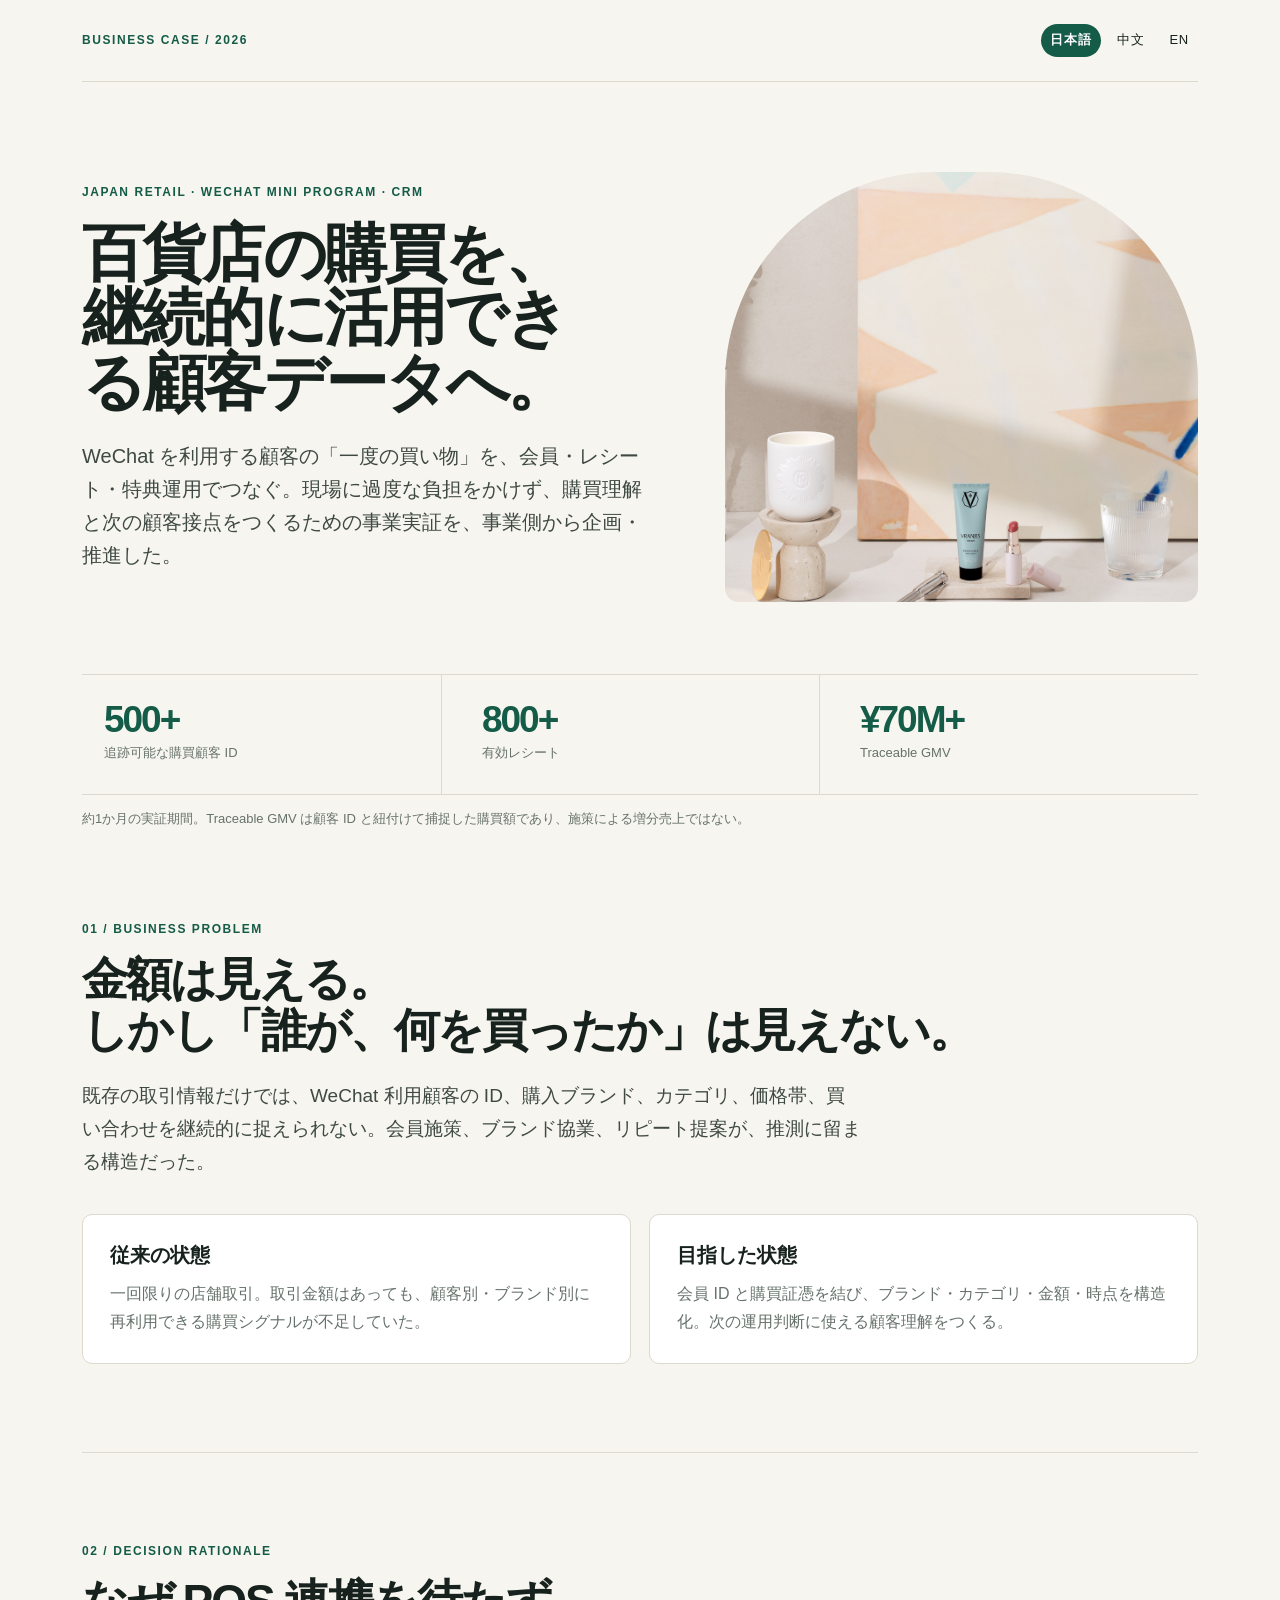
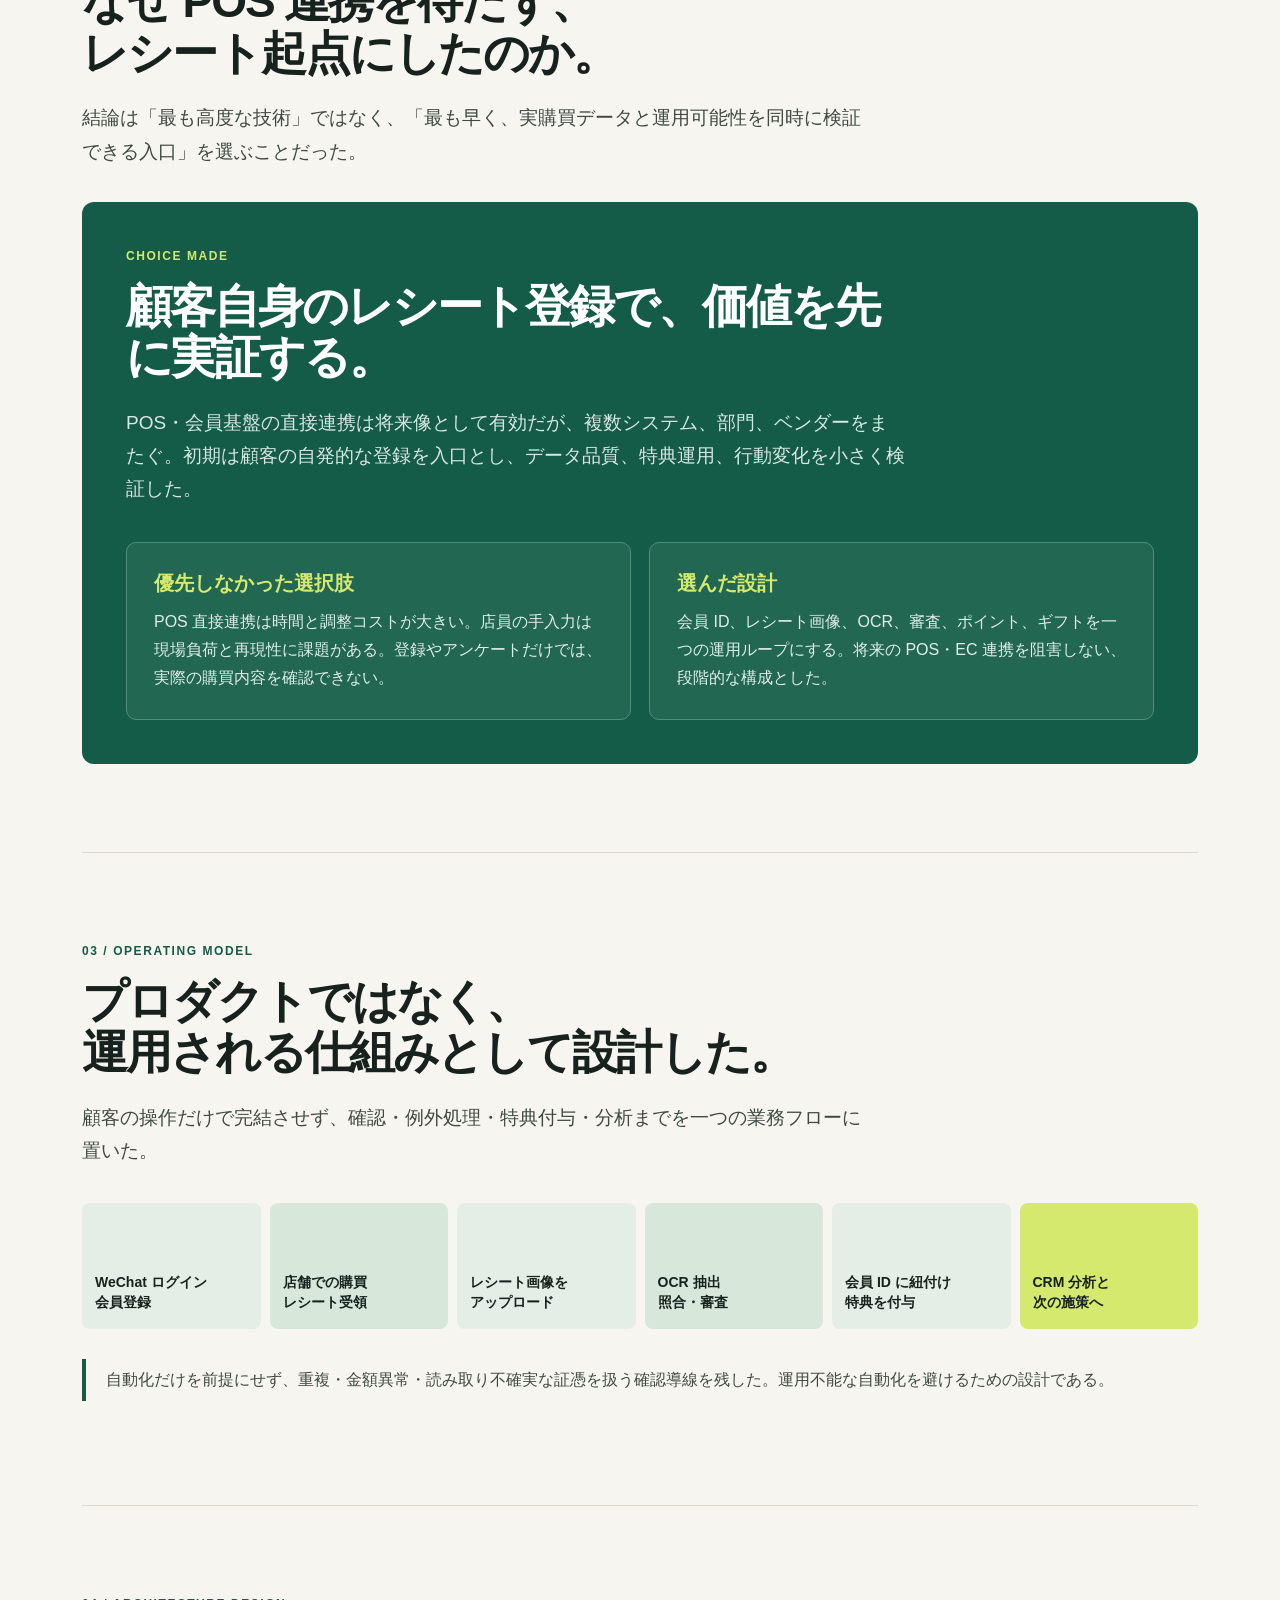
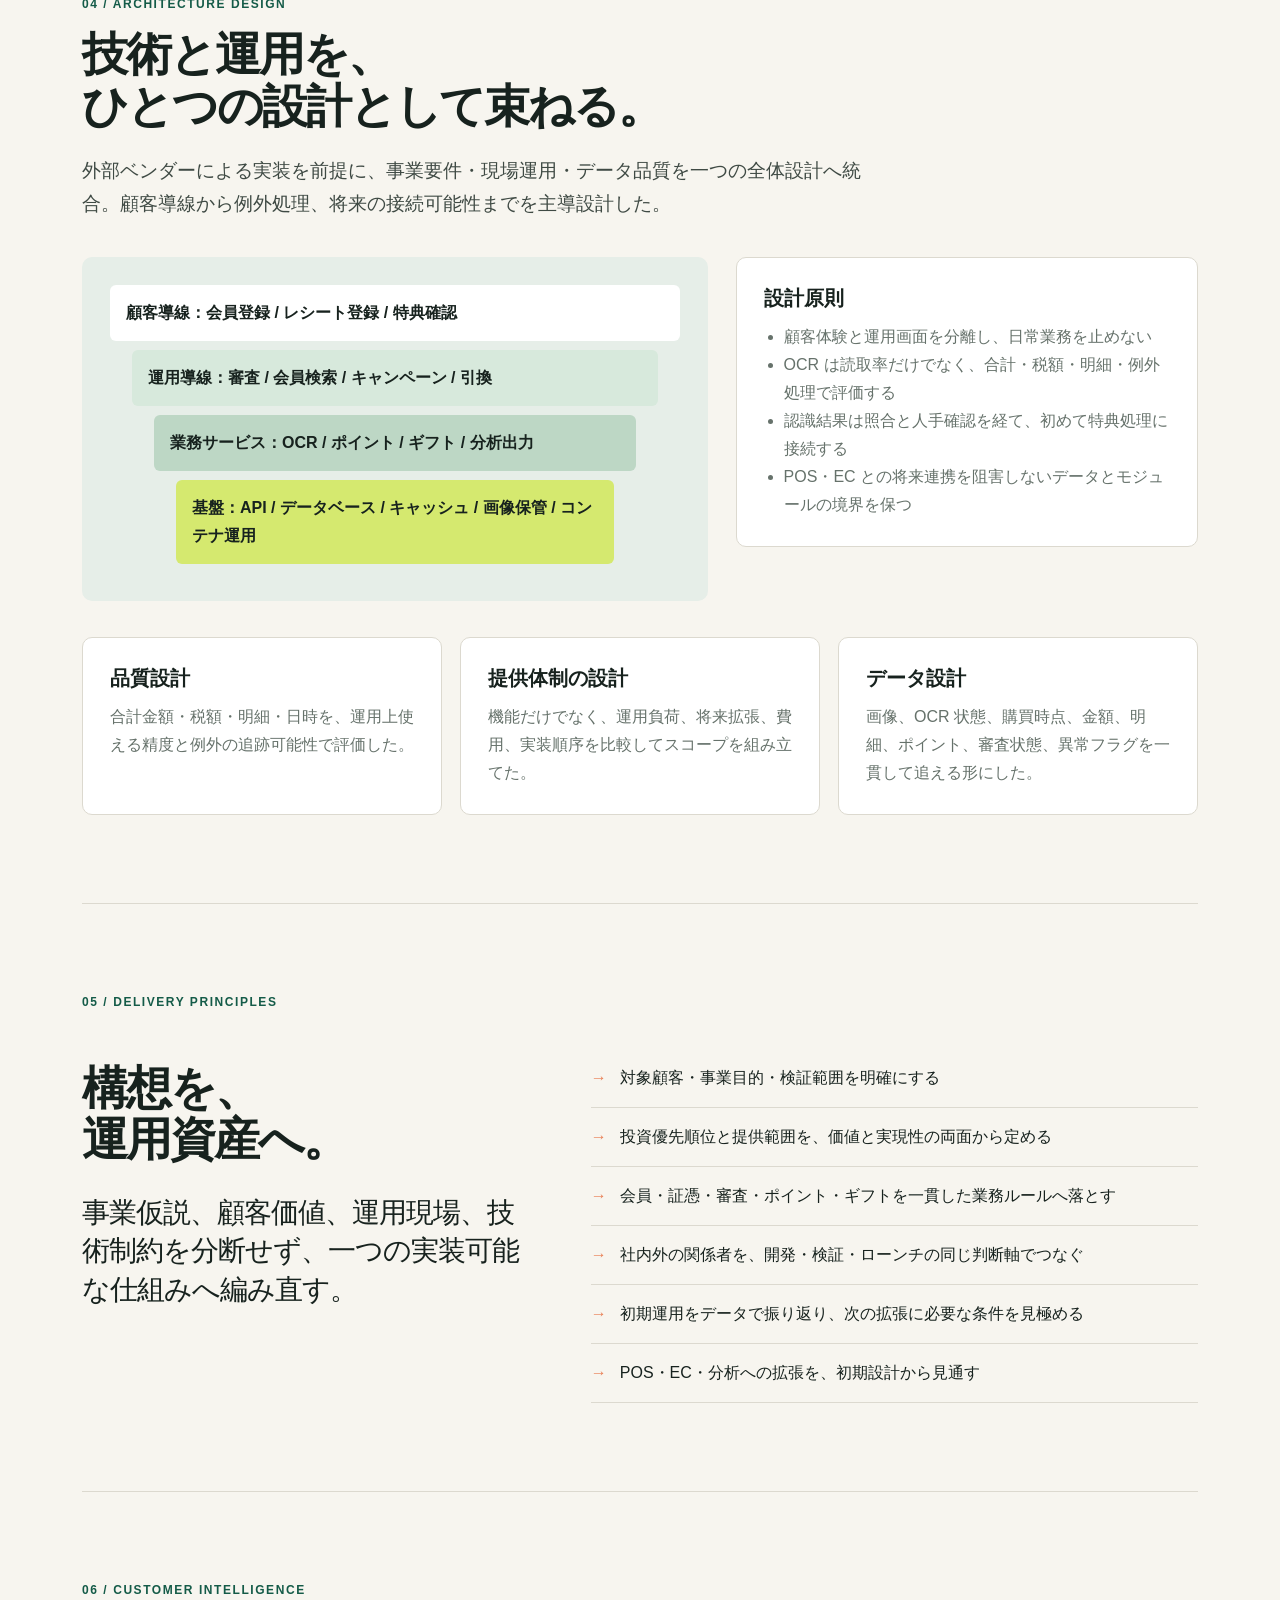
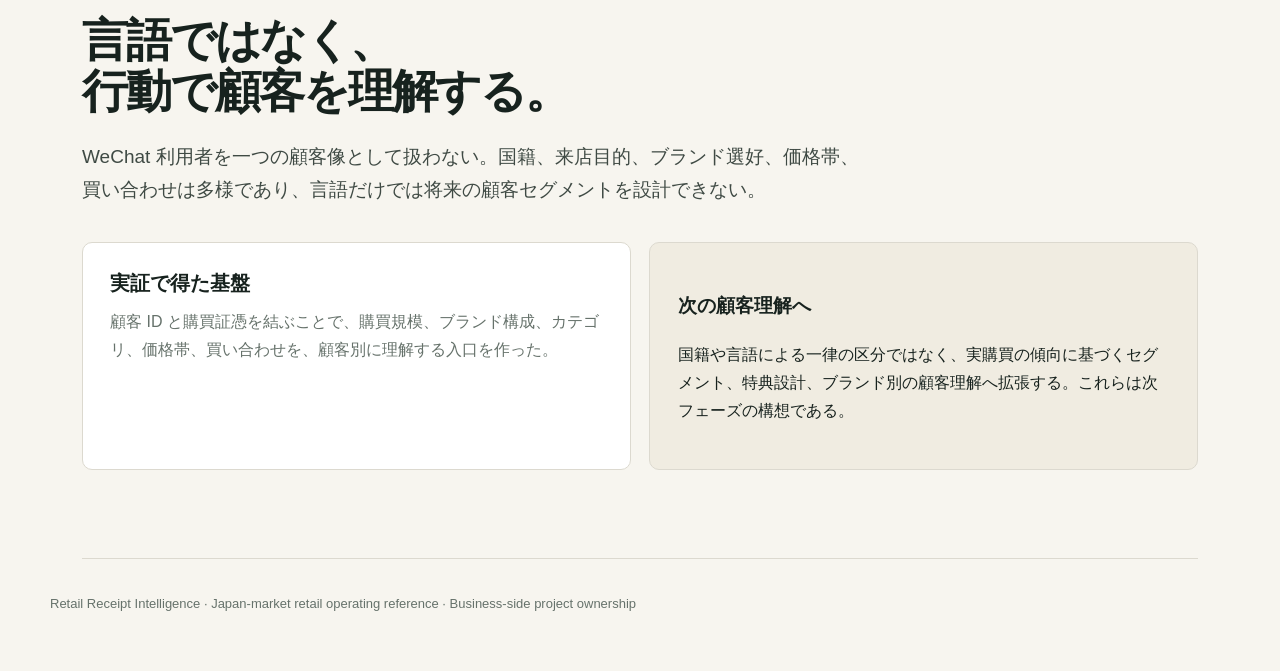
<file: index.html>
<!doctype html>
<html lang="ja">
<head><meta charset="utf-8"><meta name="viewport" content="width=device-width,initial-scale=1"><meta name="description" content="百貨店の購買を継続的に活用できる顧客データへ変える、WeChat ミニプログラムの事業ケース。"><title>Retail Receipt Intelligence | Case Study</title><style>*{box-sizing:border-box}body{margin:0;background:#f7f5ef;color:#17221e;font:16px/1.75 system-ui,sans-serif}.shell{max-width:1180px;margin:auto;padding:0 32px}.top{display:flex;justify-content:space-between;align-items:center;padding:24px 0;border-bottom:1px solid #dcd9cf}.language{display:flex;gap:7px}.language a,.language b{padding:5px 9px;text-decoration:none;border-radius:99px}.language b{background:#145b48;color:#fff}.kicker{color:#145b48;font-size:12px;font-weight:800;letter-spacing:.13em}.hero{display:grid;grid-template-columns:1.1fr .9fr;gap:64px;align-items:center;padding:90px 0 72px}.hero h1{font-size:clamp(45px,6.2vw,78px);line-height:1.03;margin:18px 0 25px}.hero p,.lead{font-size:19px;color:#3e4943}.hero-art{height:430px;border-radius:210px 210px 14px 14px;overflow:hidden}.hero-art img{width:100%;height:100%;object-fit:cover}.facts,.grid2,.grid3{display:grid;gap:18px}.facts{grid-template-columns:repeat(3,1fr);border-block:1px solid #dcd9cf}.fact{padding:26px 22px;border-right:1px solid #dcd9cf}.fact strong{display:block;font-size:37px;color:#145b48}.metric-note{color:#66726b;font-size:13px}.section{padding:88px 0;border-bottom:1px solid #dcd9cf}.section h2{font-size:clamp(31px,4vw,46px);line-height:1.12;margin:14px 0 22px}.grid2{grid-template-columns:repeat(2,1fr);margin-top:36px}.grid3{grid-template-columns:repeat(3,1fr);margin-top:36px}.card,.future{padding:27px;background:#fff;border:1px solid #dcd9cf;border-radius:10px}.dark{margin-top:34px;padding:44px;background:#145b48;color:#fff;border-radius:12px}.dark .lead,.dark .card p{color:#d7e8e0}.dark .card{background:#226752;border-color:#548c7a}.flow{display:grid;grid-template-columns:repeat(6,1fr);gap:9px;margin-top:36px}.node{min-height:126px;padding:17px 13px;border-radius:8px;background:#e5ede7;display:flex;align-items:flex-end;font-weight:700}.architecture,.role{display:grid;grid-template-columns:1.15fr .85fr;gap:28px;margin-top:36px}.diagram{padding:28px;background:#e6eee8;border-radius:10px}.layer{padding:14px 16px;margin-bottom:9px;background:#fff;border-radius:6px;font-weight:700}.role{grid-template-columns:.85fr 1.15fr}.checklist li{padding:15px 0;border-bottom:1px solid #dcd9cf}.footer{padding:34px 0 55px;color:#66726b;font-size:13px}@media(max-width:760px){.shell{padding:0 20px}.hero,.architecture,.role,.grid2,.grid3,.facts{grid-template-columns:1fr;gap:30px}.hero{padding:56px 0}.hero-art{height:310px}.fact{border-right:0;border-bottom:1px solid #dcd9cf}.flow{grid-template-columns:repeat(2,1fr)}.section{padding:62px 0}.dark{padding:28px}}</style><link rel="stylesheet" href="assets/case-study.css"></head>
<body><main class="shell">
<header class="top"><span class="kicker">Business case / 2026</span><nav class="language" aria-label="Language"><b>日本語</b><a href="zh.html">中文</a><a href="en.html">EN</a></nav></header>
<section class="hero"><div><div class="kicker">Japan retail · WeChat mini program · CRM</div><h1>百貨店の購買を、継続的に活用できる顧客データへ。</h1><p>WeChat を利用する顧客の「一度の買い物」を、会員・レシート・特典運用でつなぐ。現場に過度な負担をかけず、購買理解と次の顧客接点をつくるための事業実証を、事業側から企画・推進した。</p></div><div class="hero-art"><img src="assets/retail-campaign.jpg" alt="Retail campaign visual"></div></section>
<section class="facts"><div class="fact"><strong>500+</strong><span>追跡可能な購買顧客 ID</span></div><div class="fact"><strong>800+</strong><span>有効レシート</span></div><div class="fact"><strong>¥70M+</strong><span>Traceable GMV</span></div></section><p class="metric-note">約1か月の実証期間。Traceable GMV は顧客 ID と紐付けて捕捉した購買額であり、施策による増分売上ではない。</p>
<section class="section"><div class="kicker">01 / Business problem</div><h2>金額は見える。<br>しかし「誰が、何を買ったか」は見えない。</h2><p class="lead">既存の取引情報だけでは、WeChat 利用顧客の ID、購入ブランド、カテゴリ、価格帯、買い合わせを継続的に捉えられない。会員施策、ブランド協業、リピート提案が、推測に留まる構造だった。</p><div class="grid2"><article class="card"><h3>従来の状態</h3><p>一回限りの店舗取引。取引金額はあっても、顧客別・ブランド別に再利用できる購買シグナルが不足していた。</p></article><article class="card"><h3>目指した状態</h3><p>会員 ID と購買証憑を結び、ブランド・カテゴリ・金額・時点を構造化。次の運用判断に使える顧客理解をつくる。</p></article></div></section>
<section class="section"><div class="kicker">02 / Decision rationale</div><h2>なぜ POS 連携を待たず、<br>レシート起点にしたのか。</h2><p class="lead">結論は「最も高度な技術」ではなく、「最も早く、実購買データと運用可能性を同時に検証できる入口」を選ぶことだった。</p><div class="dark"><div class="kicker">Choice made</div><h2>顧客自身のレシート登録で、価値を先に実証する。</h2><p class="lead">POS・会員基盤の直接連携は将来像として有効だが、複数システム、部門、ベンダーをまたぐ。初期は顧客の自発的な登録を入口とし、データ品質、特典運用、行動変化を小さく検証した。</p><div class="grid2"><article class="card"><h3>優先しなかった選択肢</h3><p>POS 直接連携は時間と調整コストが大きい。店員の手入力は現場負荷と再現性に課題がある。登録やアンケートだけでは、実際の購買内容を確認できない。</p></article><article class="card"><h3>選んだ設計</h3><p>会員 ID、レシート画像、OCR、審査、ポイント、ギフトを一つの運用ループにする。将来の POS・EC 連携を阻害しない、段階的な構成とした。</p></article></div></div></section>
<section class="section"><div class="kicker">03 / Operating model</div><h2>プロダクトではなく、<br>運用される仕組みとして設計した。</h2><p class="lead">顧客の操作だけで完結させず、確認・例外処理・特典付与・分析までを一つの業務フローに置いた。</p><div class="flow"><div class="node">WeChat ログイン<br>会員登録</div><div class="node">店舗での購買<br>レシート受領</div><div class="node">レシート画像を<br>アップロード</div><div class="node">OCR 抽出<br>照合・審査</div><div class="node">会員 ID に紐付け<br>特典を付与</div><div class="node">CRM 分析と<br>次の施策へ</div></div><p class="callout">自動化だけを前提にせず、重複・金額異常・読み取り不確実な証憑を扱う確認導線を残した。運用不能な自動化を避けるための設計である。</p></section>
<section class="section"><div class="kicker">04 / Architecture design</div><h2>技術と運用を、<br>ひとつの設計として束ねる。</h2><p class="lead">外部ベンダーによる実装を前提に、事業要件・現場運用・データ品質を一つの全体設計へ統合。顧客導線から例外処理、将来の接続可能性までを主導設計した。</p><div class="architecture"><div class="diagram" aria-label="System architecture abstraction"><div class="layer">顧客導線：会員登録 / レシート登録 / 特典確認</div><div class="layer">運用導線：審査 / 会員検索 / キャンペーン / 引換</div><div class="layer">業務サービス：OCR / ポイント / ギフト / 分析出力</div><div class="layer">基盤：API / データベース / キャッシュ / 画像保管 / コンテナ運用</div></div><div class="card"><h3>設計原則</h3><ul><li>顧客体験と運用画面を分離し、日常業務を止めない</li><li>OCR は読取率だけでなく、合計・税額・明細・例外処理で評価する</li><li>認識結果は照合と人手確認を経て、初めて特典処理に接続する</li><li>POS・EC との将来連携を阻害しないデータとモジュールの境界を保つ</li></ul></div></div><div class="grid3"><article class="card"><h3>品質設計</h3><p>合計金額・税額・明細・日時を、運用上使える精度と例外の追跡可能性で評価した。</p></article><article class="card"><h3>提供体制の設計</h3><p>機能だけでなく、運用負荷、将来拡張、費用、実装順序を比較してスコープを組み立てた。</p></article><article class="card"><h3>データ設計</h3><p>画像、OCR 状態、購買時点、金額、明細、ポイント、審査状態、異常フラグを一貫して追える形にした。</p></article></div></section>
<section class="section"><div class="kicker">05 / Delivery principles</div><div class="role"><div><h2>構想を、<br>運用資産へ。</h2><p class="quote">事業仮説、顧客価値、運用現場、技術制約を分断せず、一つの実装可能な仕組みへ編み直す。</p></div><ul class="checklist"><li>対象顧客・事業目的・検証範囲を明確にする</li><li>投資優先順位と提供範囲を、価値と実現性の両面から定める</li><li>会員・証憑・審査・ポイント・ギフトを一貫した業務ルールへ落とす</li><li>社内外の関係者を、開発・検証・ローンチの同じ判断軸でつなぐ</li><li>初期運用をデータで振り返り、次の拡張に必要な条件を見極める</li><li>POS・EC・分析への拡張を、初期設計から見通す</li></ul></div></section>
<section class="section"><div class="kicker">06 / Customer intelligence</div><h2>言語ではなく、<br>行動で顧客を理解する。</h2><p class="lead">WeChat 利用者を一つの顧客像として扱わない。国籍、来店目的、ブランド選好、価格帯、買い合わせは多様であり、言語だけでは将来の顧客セグメントを設計できない。</p><div class="grid2"><article class="card"><h3>実証で得た基盤</h3><p>顧客 ID と購買証憑を結ぶことで、購買規模、ブランド構成、カテゴリ、価格帯、買い合わせを、顧客別に理解する入口を作った。</p></article><article class="future"><h3>次の顧客理解へ</h3><p>国籍や言語による一律の区分ではなく、実購買の傾向に基づくセグメント、特典設計、ブランド別の顧客理解へ拡張する。これらは次フェーズの構想である。</p></article></div></section>
</main><footer class="shell footer">Retail Receipt Intelligence · Japan-market retail operating reference · Business-side project ownership</footer></body></html>
</file>
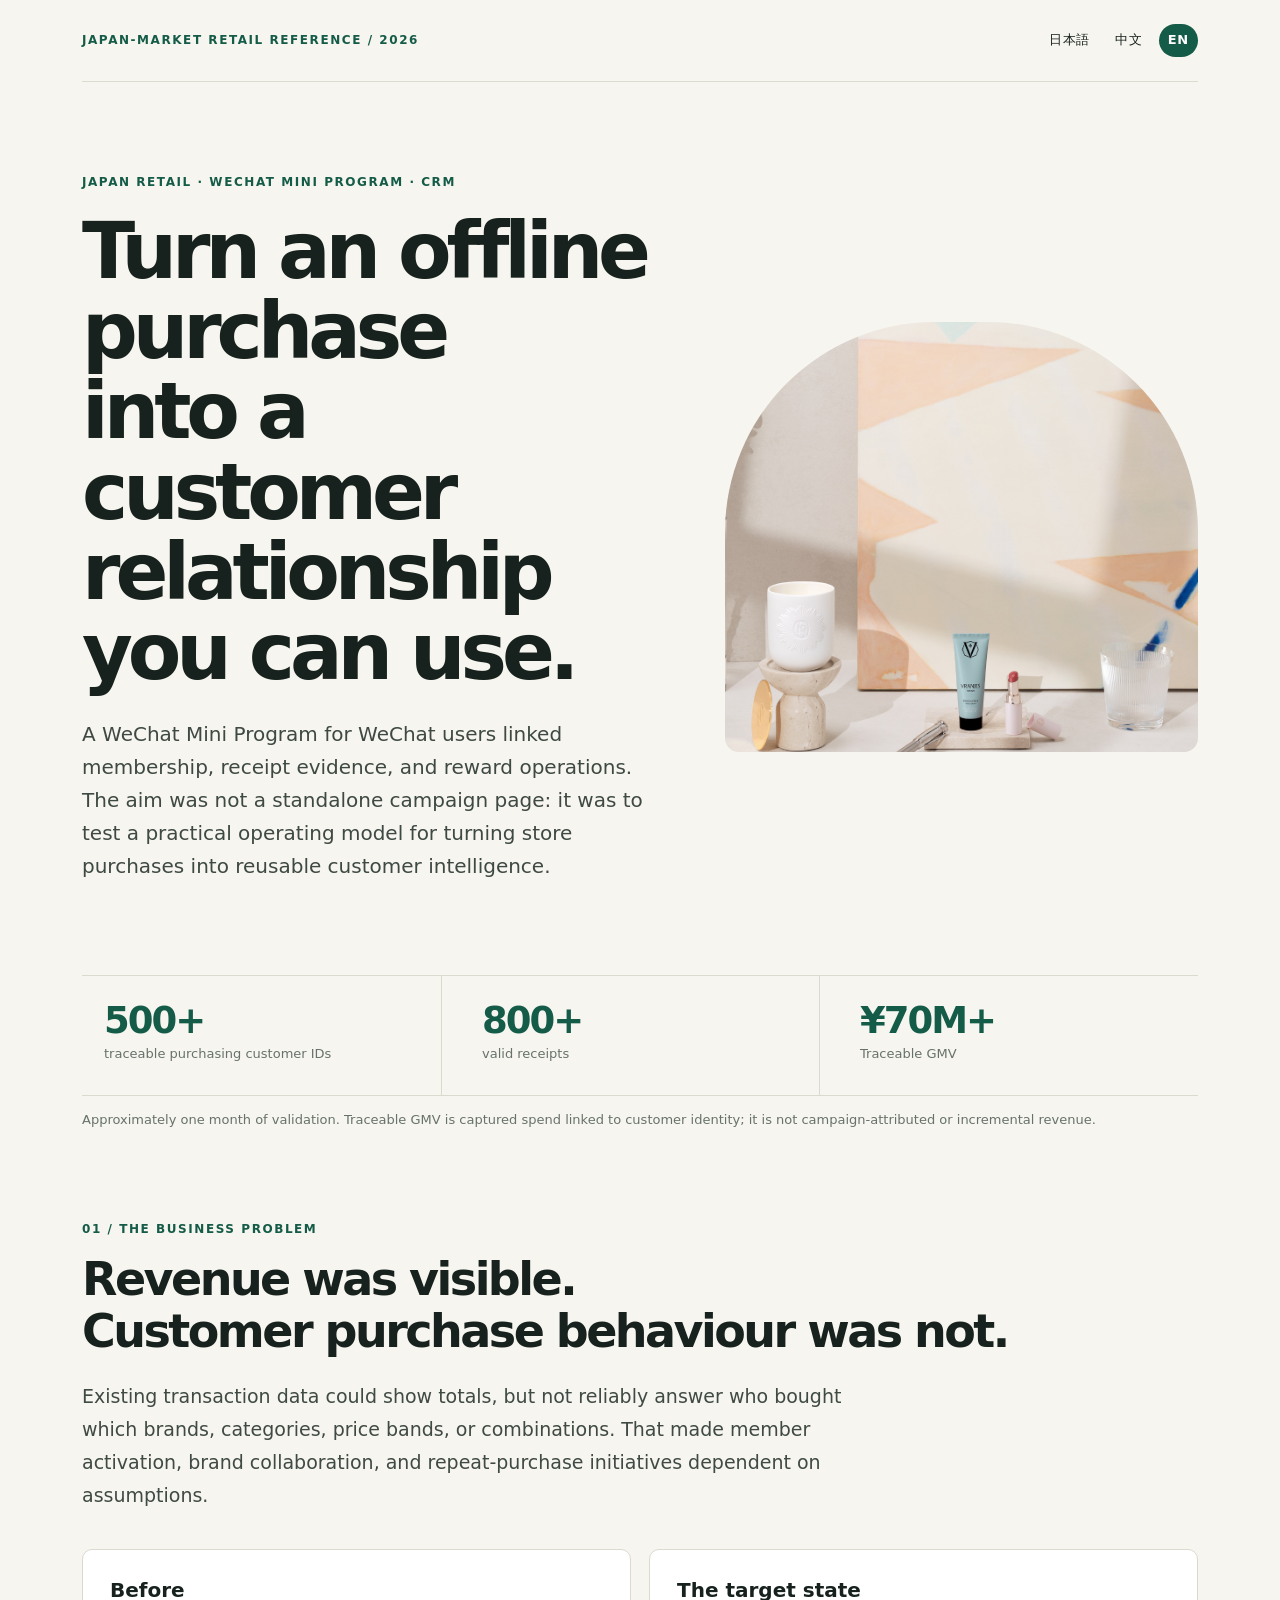
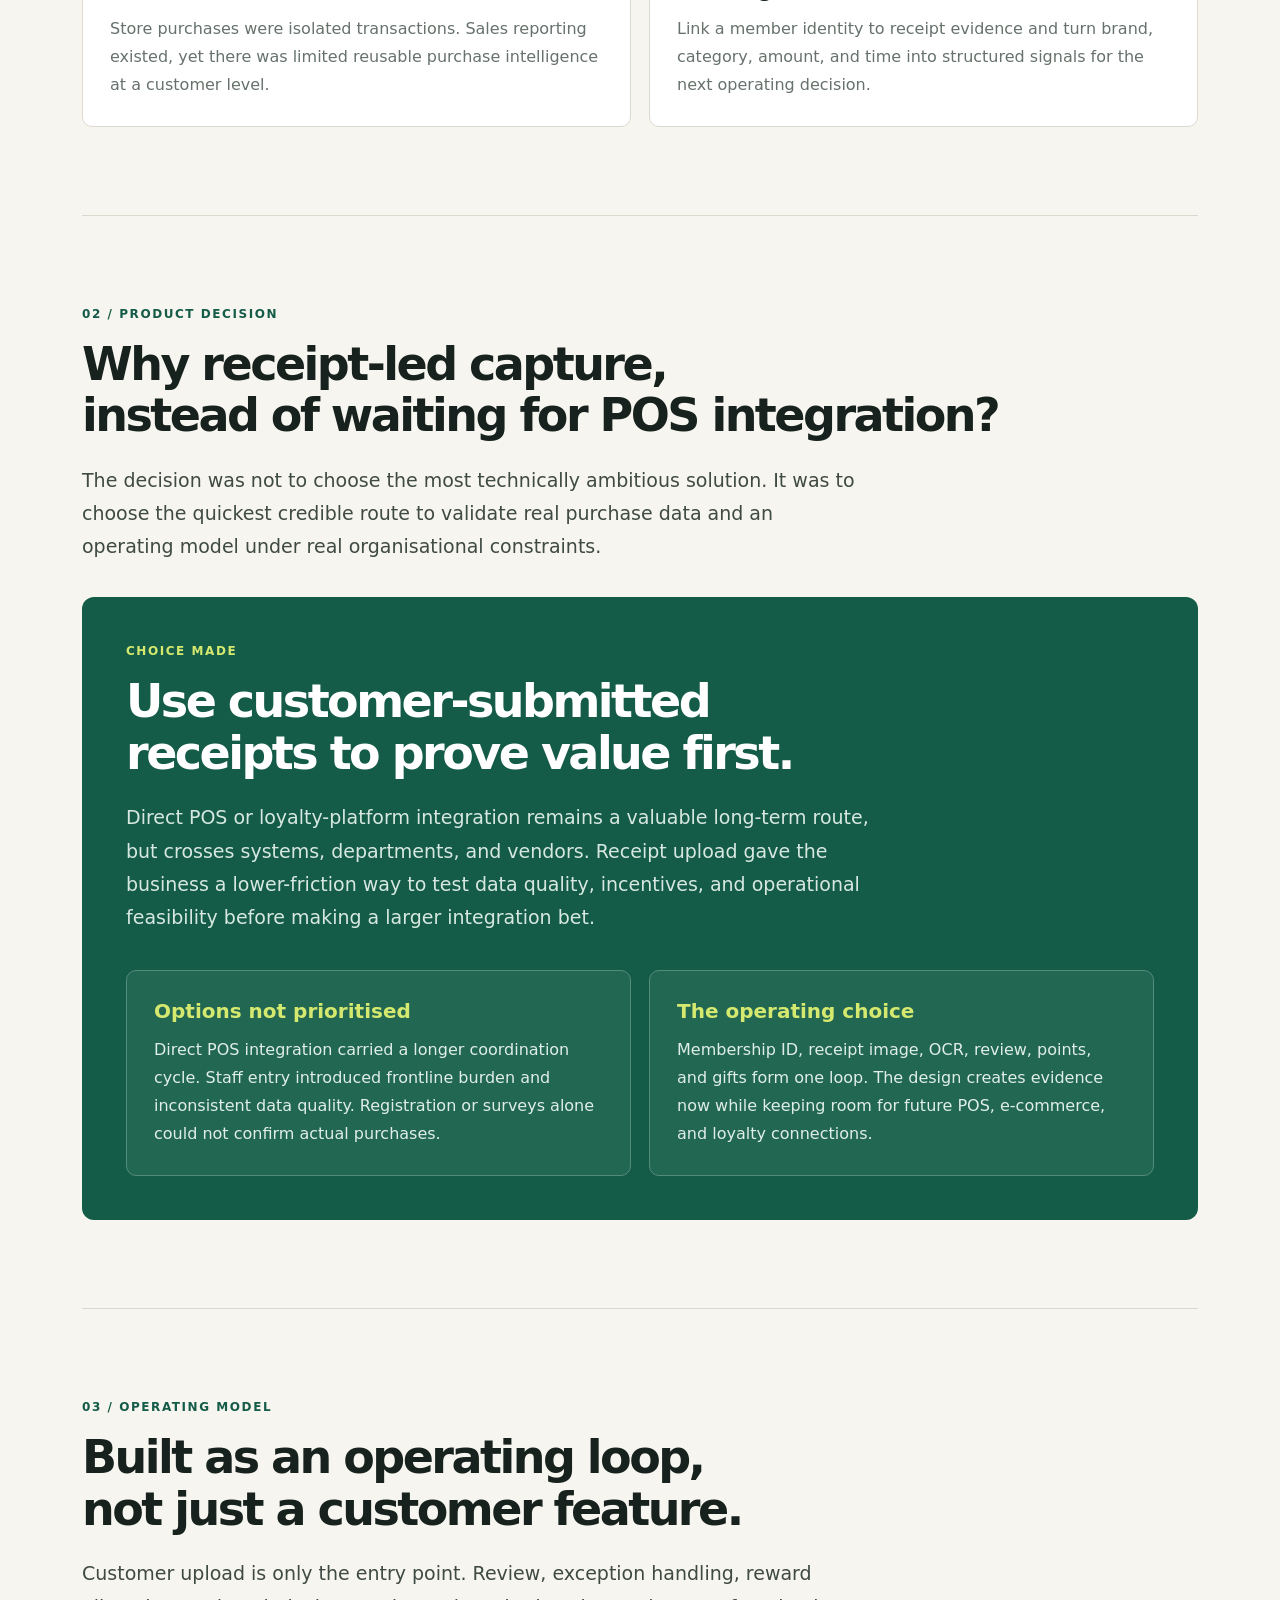
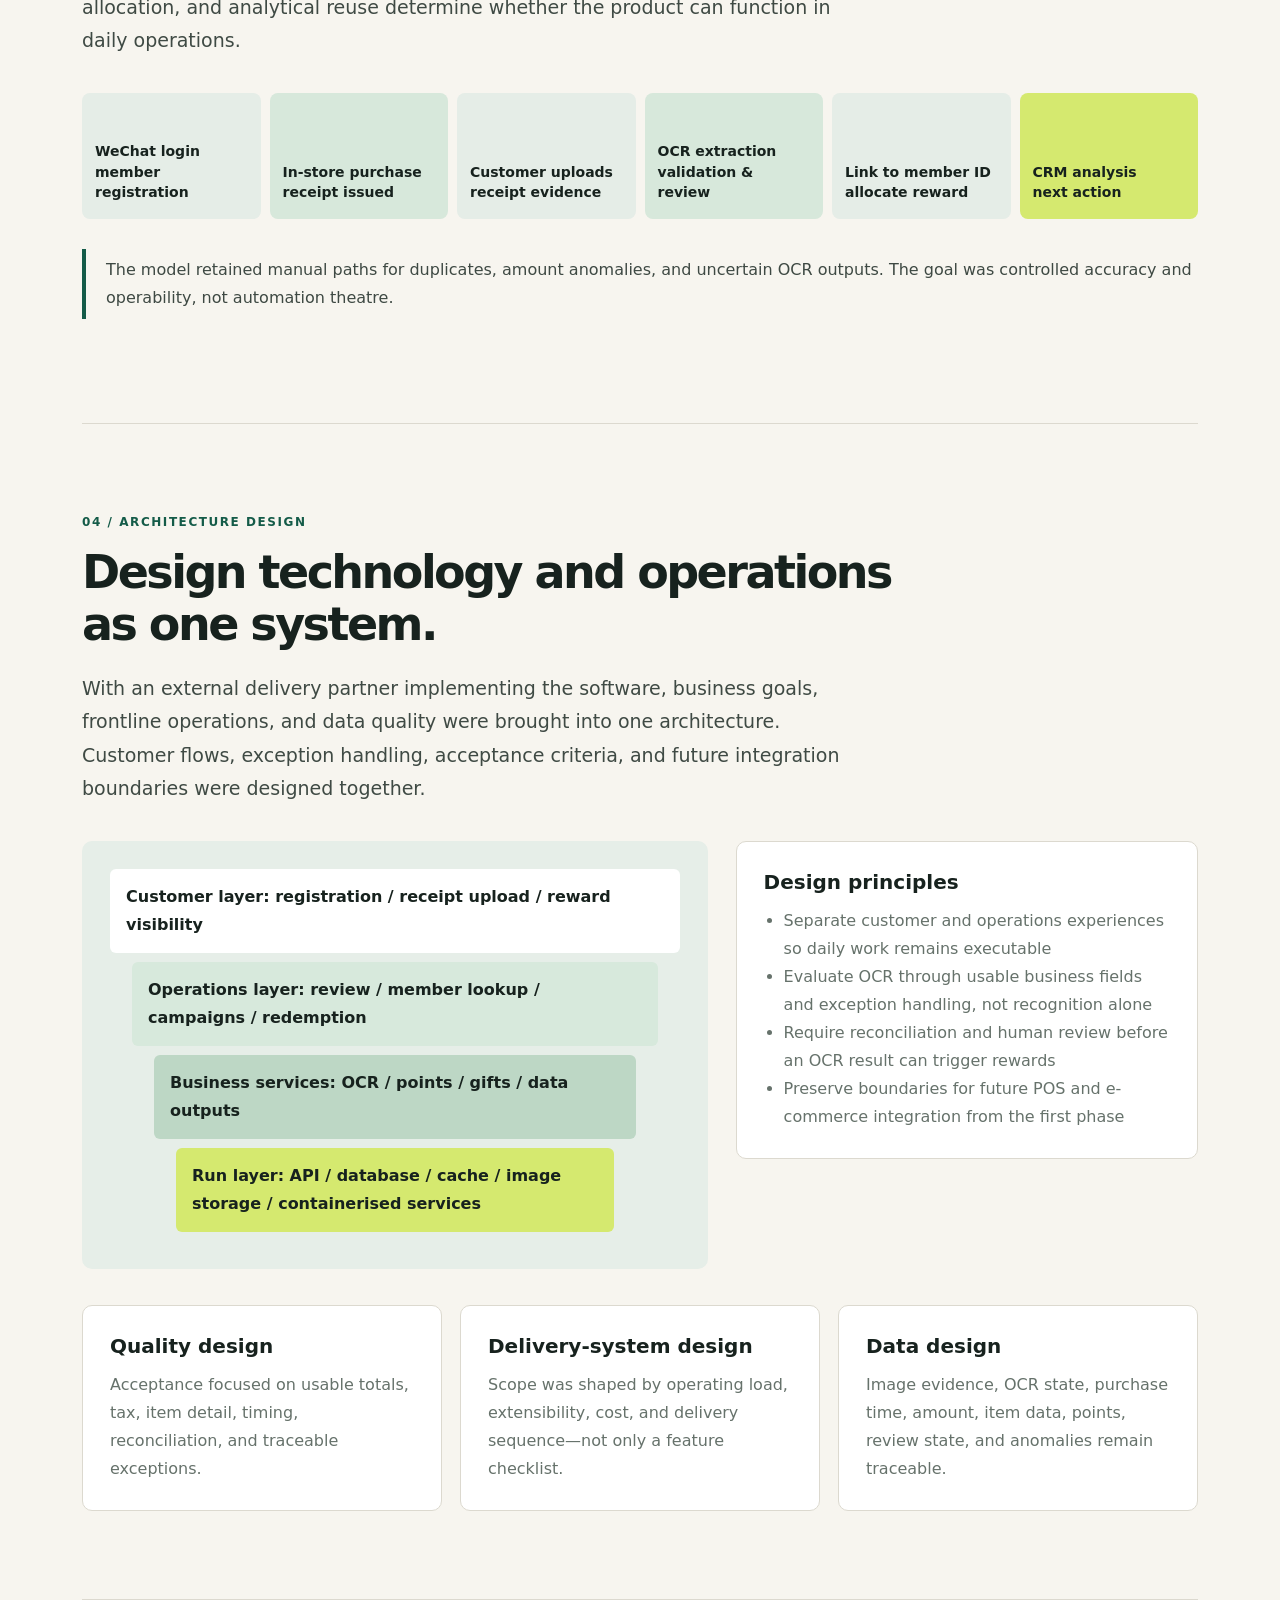
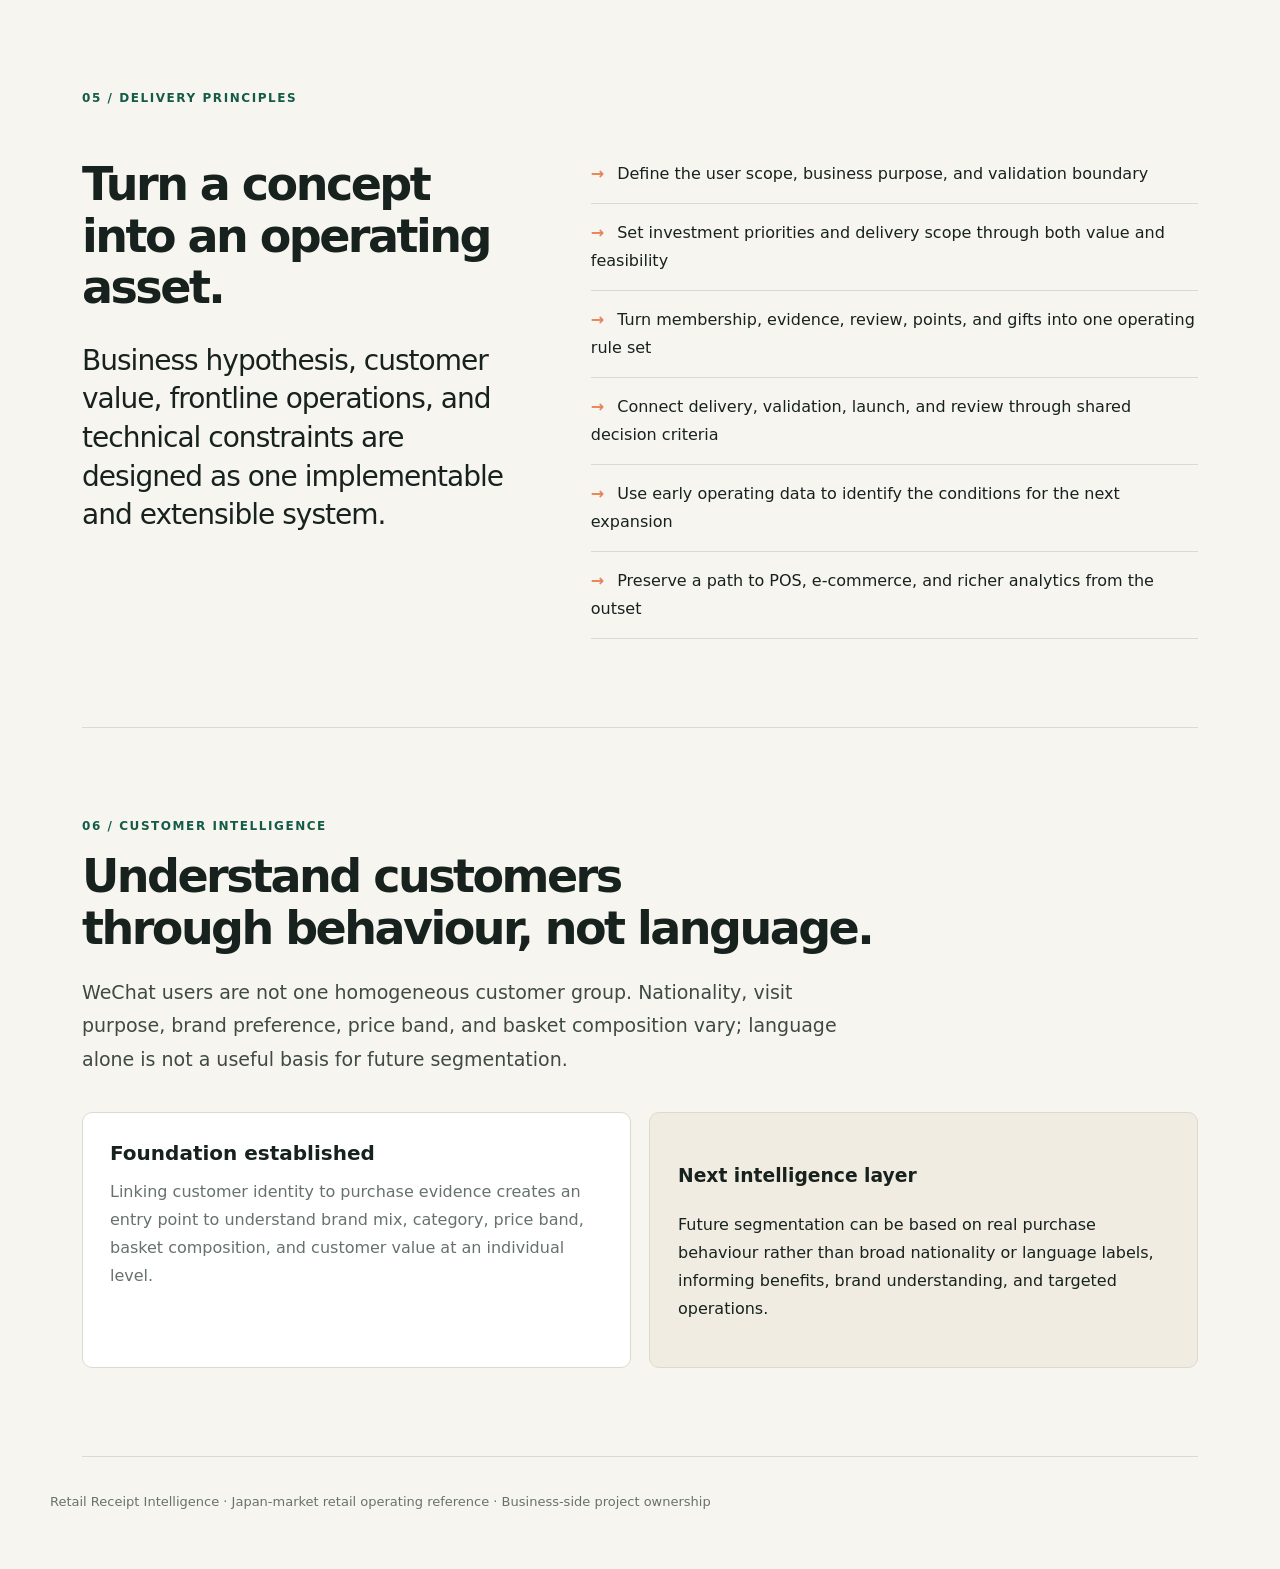
<file: en.html>
<!doctype html>
<html lang="en"><head><meta charset="utf-8"><meta name="viewport" content="width=device-width,initial-scale=1"><meta name="description" content="A business-side case study on receipt-led customer intelligence for Japan retail."><title>Retail Receipt Intelligence | Case Study</title><style>*{box-sizing:border-box}body{margin:0;background:#f7f5ef;color:#17221e;font:16px/1.75 system-ui,sans-serif}.shell{max-width:1180px;margin:auto;padding:0 32px}.top{display:flex;justify-content:space-between;align-items:center;padding:24px 0;border-bottom:1px solid #dcd9cf}.language{display:flex;gap:7px}.language a,.language b{padding:5px 9px;text-decoration:none;border-radius:99px}.language b{background:#145b48;color:#fff}.kicker{color:#145b48;font-size:12px;font-weight:800;letter-spacing:.13em}.hero{display:grid;grid-template-columns:1.1fr .9fr;gap:64px;align-items:center;padding:90px 0 72px}.hero h1{font-size:clamp(45px,6.2vw,78px);line-height:1.03;margin:18px 0 25px}.hero p,.lead{font-size:19px;color:#3e4943}.hero-art{height:430px;border-radius:210px 210px 14px 14px;overflow:hidden}.hero-art img{width:100%;height:100%;object-fit:cover}.facts,.grid2,.grid3{display:grid;gap:18px}.facts{grid-template-columns:repeat(3,1fr);border-block:1px solid #dcd9cf}.fact{padding:26px 22px;border-right:1px solid #dcd9cf}.fact strong{display:block;font-size:37px;color:#145b48}.metric-note{color:#66726b;font-size:13px}.section{padding:88px 0;border-bottom:1px solid #dcd9cf}.section h2{font-size:clamp(31px,4vw,46px);line-height:1.12;margin:14px 0 22px}.grid2{grid-template-columns:repeat(2,1fr);margin-top:36px}.grid3{grid-template-columns:repeat(3,1fr);margin-top:36px}.card,.future{padding:27px;background:#fff;border:1px solid #dcd9cf;border-radius:10px}.dark{margin-top:34px;padding:44px;background:#145b48;color:#fff;border-radius:12px}.dark .lead,.dark .card p{color:#d7e8e0}.dark .card{background:#226752;border-color:#548c7a}.flow{display:grid;grid-template-columns:repeat(6,1fr);gap:9px;margin-top:36px}.node{min-height:126px;padding:17px 13px;border-radius:8px;background:#e5ede7;display:flex;align-items:flex-end;font-weight:700}.architecture,.role{display:grid;grid-template-columns:1.15fr .85fr;gap:28px;margin-top:36px}.diagram{padding:28px;background:#e6eee8;border-radius:10px}.layer{padding:14px 16px;margin-bottom:9px;background:#fff;border-radius:6px;font-weight:700}.role{grid-template-columns:.85fr 1.15fr}.checklist li{padding:15px 0;border-bottom:1px solid #dcd9cf}.footer{padding:34px 0 55px;color:#66726b;font-size:13px}@media(max-width:760px){.shell{padding:0 20px}.hero,.architecture,.role,.grid2,.grid3,.facts{grid-template-columns:1fr;gap:30px}.hero{padding:56px 0}.hero-art{height:310px}.fact{border-right:0;border-bottom:1px solid #dcd9cf}.flow{grid-template-columns:repeat(2,1fr)}.section{padding:62px 0}.dark{padding:28px}}</style><link rel="stylesheet" href="assets/case-study.css"></head>
<body><main class="shell"><header class="top"><span class="kicker">Japan-market retail reference / 2026</span><nav class="language" aria-label="Language"><a href="index.html">日本語</a><a href="zh.html">中文</a><b>EN</b></nav></header>
<section class="hero"><div><div class="kicker">Japan retail · WeChat mini program · CRM</div><h1>Turn an offline purchase<br>into a customer<br>relationship you can use.</h1><p>A WeChat Mini Program for WeChat users linked membership, receipt evidence, and reward operations. The aim was not a standalone campaign page: it was to test a practical operating model for turning store purchases into reusable customer intelligence.</p></div><div class="hero-art"><img src="assets/retail-campaign.jpg" alt="Retail campaign visual"></div></section>
<section class="facts"><div class="fact"><strong>500+</strong><span>traceable purchasing customer IDs</span></div><div class="fact"><strong>800+</strong><span>valid receipts</span></div><div class="fact"><strong>¥70M+</strong><span>Traceable GMV</span></div></section><p class="metric-note">Approximately one month of validation. Traceable GMV is captured spend linked to customer identity; it is not campaign-attributed or incremental revenue.</p>
<section class="section"><div class="kicker">01 / The business problem</div><h2>Revenue was visible.<br>Customer purchase behaviour was not.</h2><p class="lead">Existing transaction data could show totals, but not reliably answer who bought which brands, categories, price bands, or combinations. That made member activation, brand collaboration, and repeat-purchase initiatives dependent on assumptions.</p><div class="grid2"><article class="card"><h3>Before</h3><p>Store purchases were isolated transactions. Sales reporting existed, yet there was limited reusable purchase intelligence at a customer level.</p></article><article class="card"><h3>The target state</h3><p>Link a member identity to receipt evidence and turn brand, category, amount, and time into structured signals for the next operating decision.</p></article></div></section>
<section class="section"><div class="kicker">02 / Product decision</div><h2>Why receipt-led capture,<br>instead of waiting for POS integration?</h2><p class="lead">The decision was not to choose the most technically ambitious solution. It was to choose the quickest credible route to validate real purchase data and an operating model under real organisational constraints.</p><div class="dark"><div class="kicker">Choice made</div><h2>Use customer-submitted receipts to prove value first.</h2><p class="lead">Direct POS or loyalty-platform integration remains a valuable long-term route, but crosses systems, departments, and vendors. Receipt upload gave the business a lower-friction way to test data quality, incentives, and operational feasibility before making a larger integration bet.</p><div class="grid2"><article class="card"><h3>Options not prioritised</h3><p>Direct POS integration carried a longer coordination cycle. Staff entry introduced frontline burden and inconsistent data quality. Registration or surveys alone could not confirm actual purchases.</p></article><article class="card"><h3>The operating choice</h3><p>Membership ID, receipt image, OCR, review, points, and gifts form one loop. The design creates evidence now while keeping room for future POS, e-commerce, and loyalty connections.</p></article></div></div></section>
<section class="section"><div class="kicker">03 / Operating model</div><h2>Built as an operating loop,<br>not just a customer feature.</h2><p class="lead">Customer upload is only the entry point. Review, exception handling, reward allocation, and analytical reuse determine whether the product can function in daily operations.</p><div class="flow"><div class="node">WeChat login<br>member registration</div><div class="node">In-store purchase<br>receipt issued</div><div class="node">Customer uploads<br>receipt evidence</div><div class="node">OCR extraction<br>validation & review</div><div class="node">Link to member ID<br>allocate reward</div><div class="node">CRM analysis<br>next action</div></div><p class="callout">The model retained manual paths for duplicates, amount anomalies, and uncertain OCR outputs. The goal was controlled accuracy and operability, not automation theatre.</p></section>
<section class="section"><div class="kicker">04 / Architecture design</div><h2>Design technology and operations<br>as one system.</h2><p class="lead">With an external delivery partner implementing the software, business goals, frontline operations, and data quality were brought into one architecture. Customer flows, exception handling, acceptance criteria, and future integration boundaries were designed together.</p><div class="architecture"><div class="diagram"><div class="layer">Customer layer: registration / receipt upload / reward visibility</div><div class="layer">Operations layer: review / member lookup / campaigns / redemption</div><div class="layer">Business services: OCR / points / gifts / data outputs</div><div class="layer">Run layer: API / database / cache / image storage / containerised services</div></div><div class="card"><h3>Design principles</h3><ul><li>Separate customer and operations experiences so daily work remains executable</li><li>Evaluate OCR through usable business fields and exception handling, not recognition alone</li><li>Require reconciliation and human review before an OCR result can trigger rewards</li><li>Preserve boundaries for future POS and e-commerce integration from the first phase</li></ul></div></div><div class="grid3"><article class="card"><h3>Quality design</h3><p>Acceptance focused on usable totals, tax, item detail, timing, reconciliation, and traceable exceptions.</p></article><article class="card"><h3>Delivery-system design</h3><p>Scope was shaped by operating load, extensibility, cost, and delivery sequence—not only a feature checklist.</p></article><article class="card"><h3>Data design</h3><p>Image evidence, OCR state, purchase time, amount, item data, points, review state, and anomalies remain traceable.</p></article></div></section>
<section class="section"><div class="kicker">05 / Delivery principles</div><div class="role"><div><h2>Turn a concept<br>into an operating asset.</h2><p class="quote">Business hypothesis, customer value, frontline operations, and technical constraints are designed as one implementable and extensible system.</p></div><ul class="checklist"><li>Define the user scope, business purpose, and validation boundary</li><li>Set investment priorities and delivery scope through both value and feasibility</li><li>Turn membership, evidence, review, points, and gifts into one operating rule set</li><li>Connect delivery, validation, launch, and review through shared decision criteria</li><li>Use early operating data to identify the conditions for the next expansion</li><li>Preserve a path to POS, e-commerce, and richer analytics from the outset</li></ul></div></section>
<section class="section"><div class="kicker">06 / Customer intelligence</div><h2>Understand customers<br>through behaviour, not language.</h2><p class="lead">WeChat users are not one homogeneous customer group. Nationality, visit purpose, brand preference, price band, and basket composition vary; language alone is not a useful basis for future segmentation.</p><div class="grid2"><article class="card"><h3>Foundation established</h3><p>Linking customer identity to purchase evidence creates an entry point to understand brand mix, category, price band, basket composition, and customer value at an individual level.</p></article><article class="future"><h3>Next intelligence layer</h3><p>Future segmentation can be based on real purchase behaviour rather than broad nationality or language labels, informing benefits, brand understanding, and targeted operations.</p></article></div></section>
</main><footer class="shell footer">Retail Receipt Intelligence · Japan-market retail operating reference · Business-side project ownership</footer></body></html>
</file>
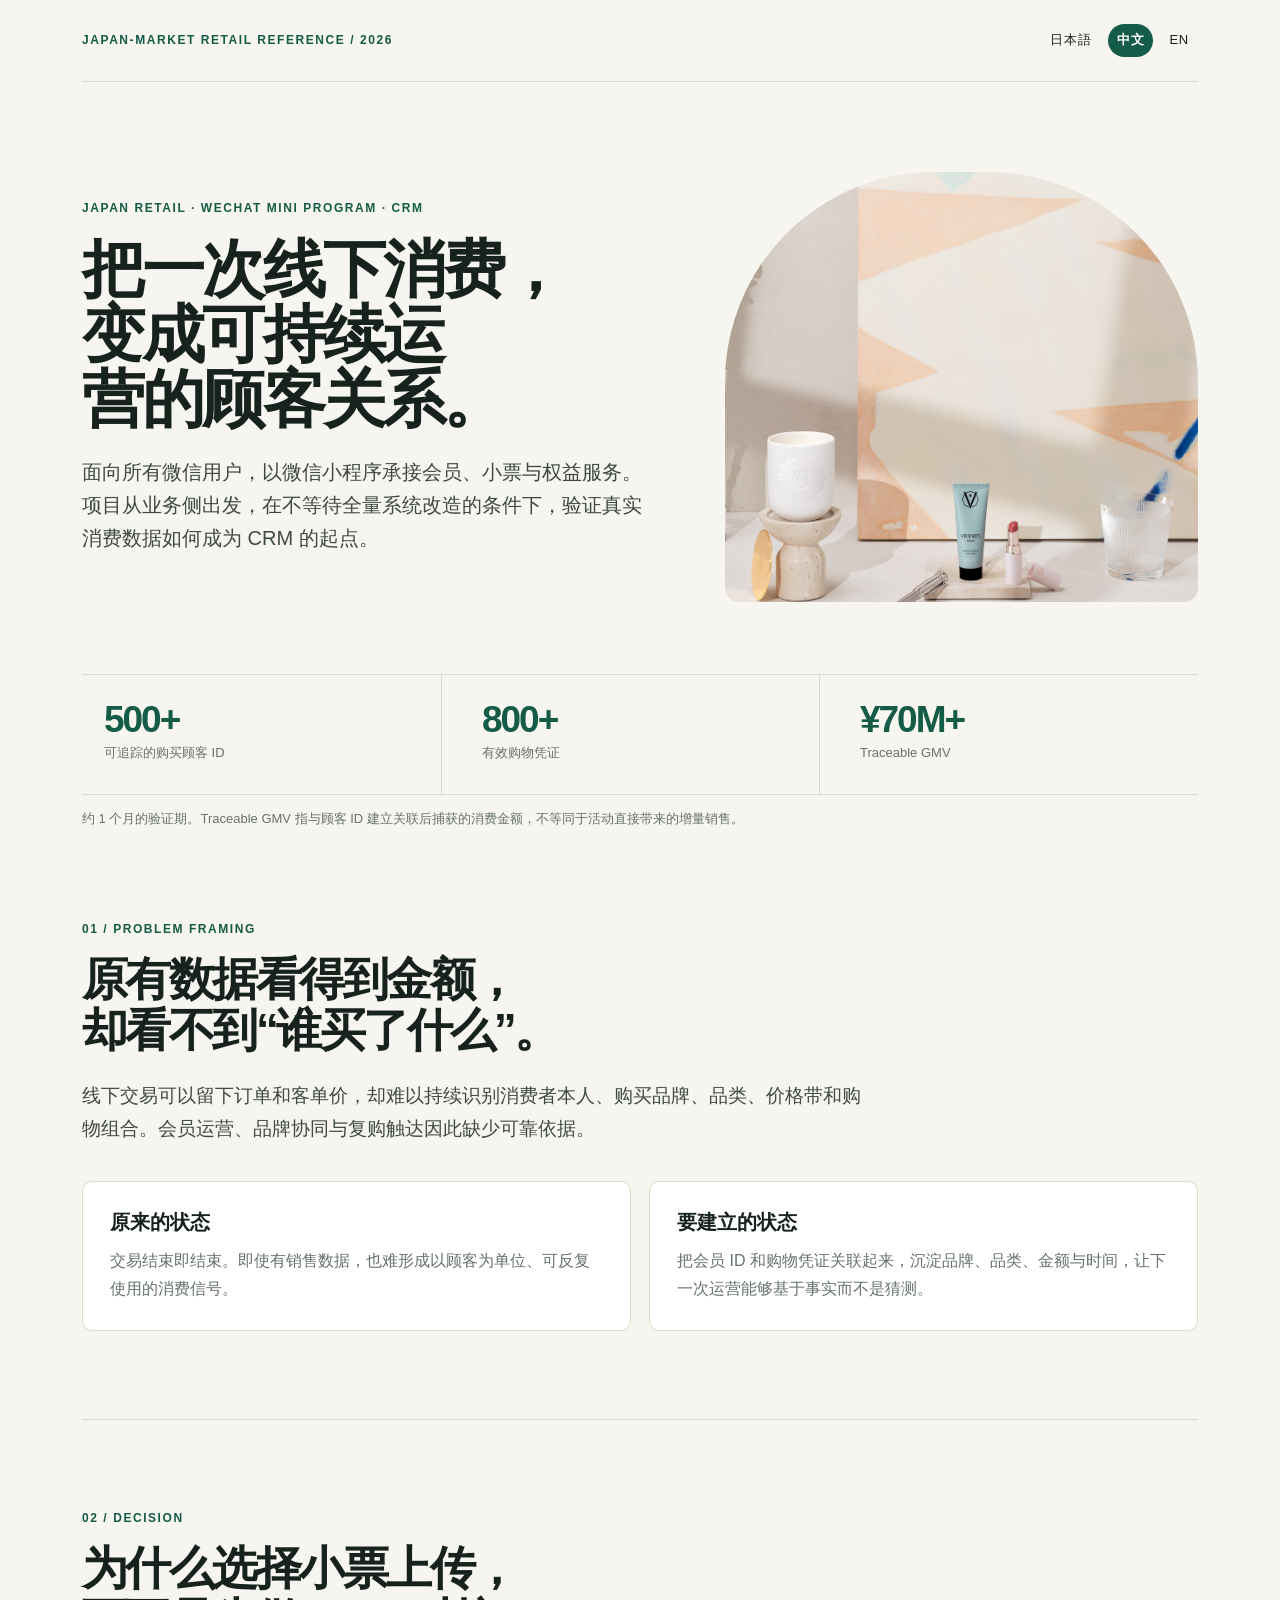
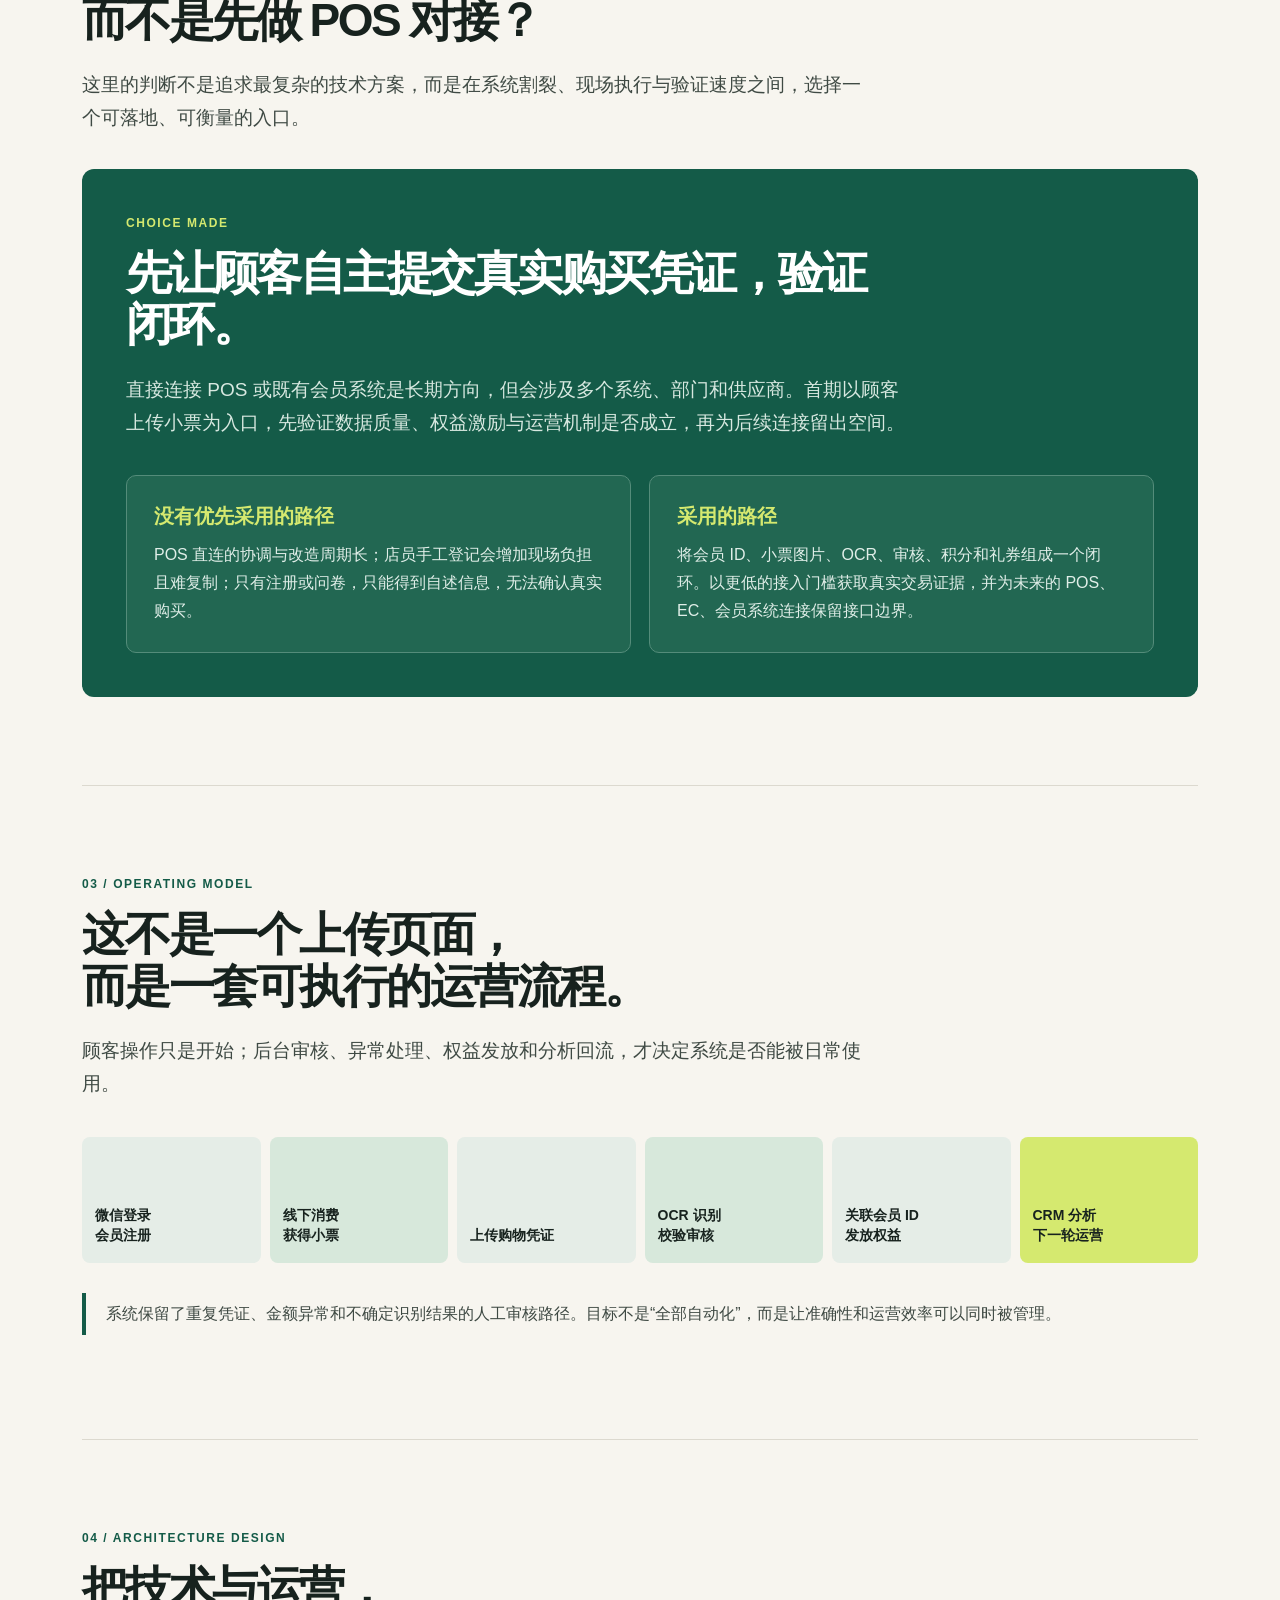
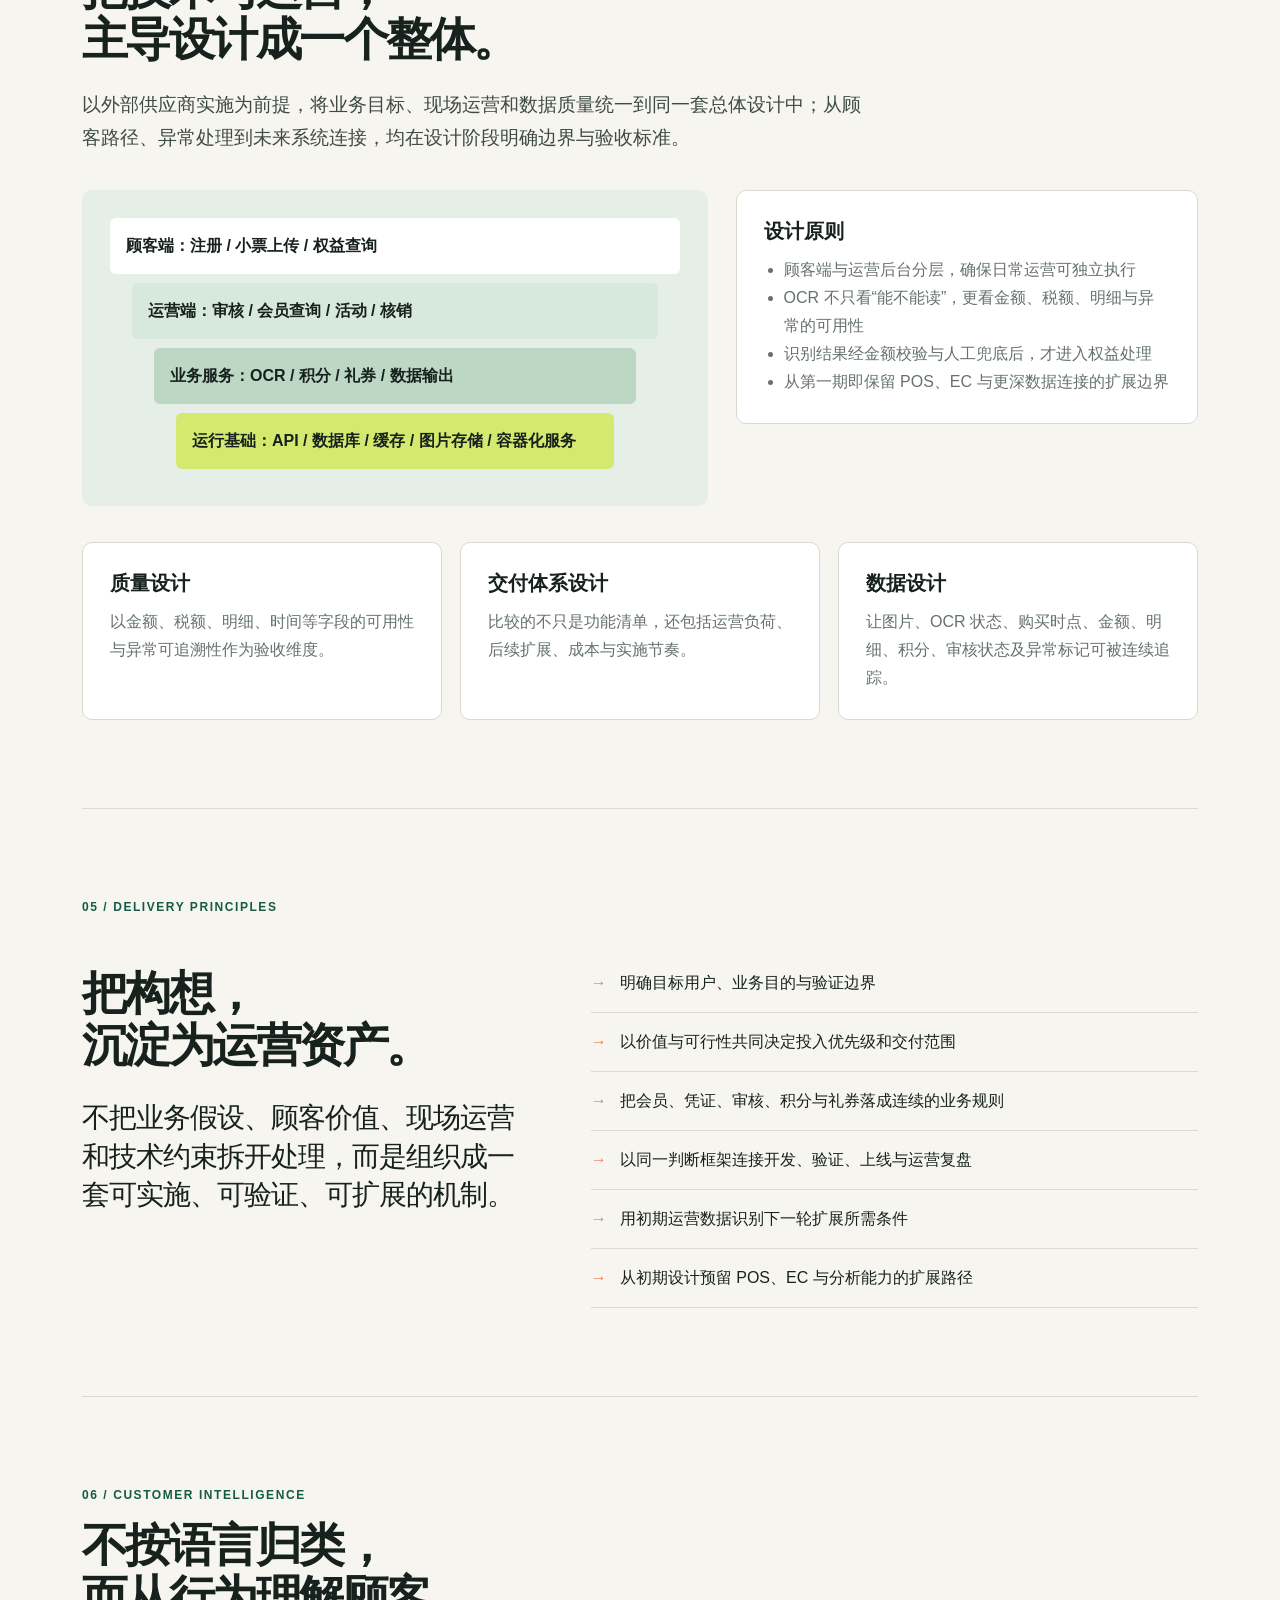
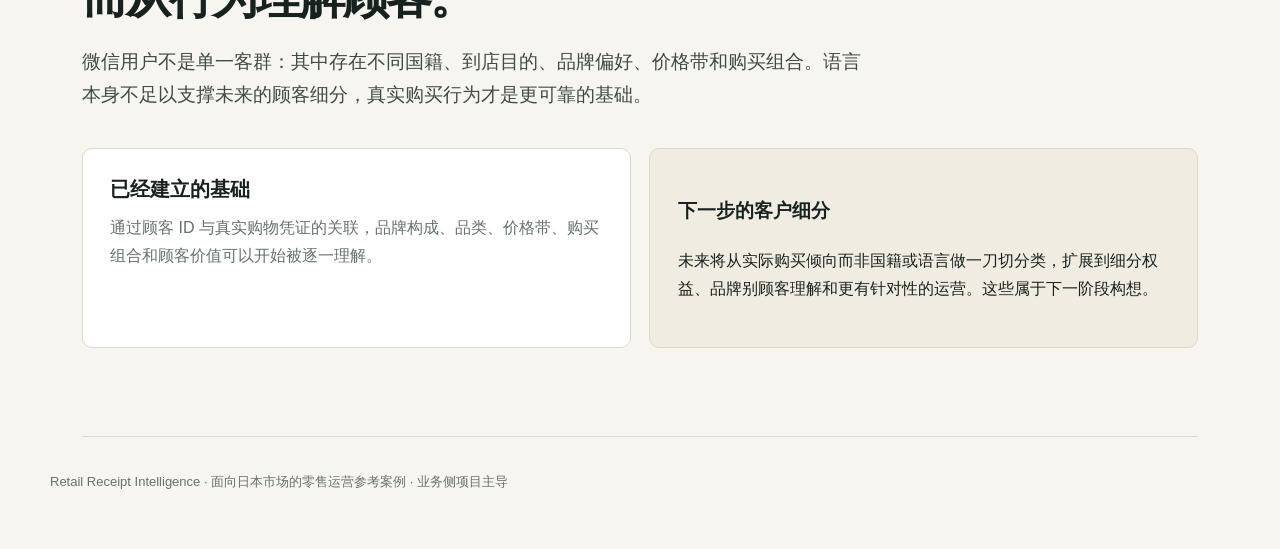
<file: zh.html>
<!doctype html>
<html lang="zh-CN"><head><meta charset="utf-8"><meta name="viewport" content="width=device-width,initial-scale=1"><meta name="description" content="用微信小程序、小票 OCR 与运营闭环连接日本零售线下消费和 CRM。"><title>Retail Receipt Intelligence | 案例</title><style>*{box-sizing:border-box}body{margin:0;background:#f7f5ef;color:#17221e;font:16px/1.75 system-ui,sans-serif}.shell{max-width:1180px;margin:auto;padding:0 32px}.top{display:flex;justify-content:space-between;align-items:center;padding:24px 0;border-bottom:1px solid #dcd9cf}.language{display:flex;gap:7px}.language a,.language b{padding:5px 9px;text-decoration:none;border-radius:99px}.language b{background:#145b48;color:#fff}.kicker{color:#145b48;font-size:12px;font-weight:800;letter-spacing:.13em}.hero{display:grid;grid-template-columns:1.1fr .9fr;gap:64px;align-items:center;padding:90px 0 72px}.hero h1{font-size:clamp(45px,6.2vw,78px);line-height:1.03;margin:18px 0 25px}.hero p,.lead{font-size:19px;color:#3e4943}.hero-art{height:430px;border-radius:210px 210px 14px 14px;overflow:hidden}.hero-art img{width:100%;height:100%;object-fit:cover}.facts,.grid2,.grid3{display:grid;gap:18px}.facts{grid-template-columns:repeat(3,1fr);border-block:1px solid #dcd9cf}.fact{padding:26px 22px;border-right:1px solid #dcd9cf}.fact strong{display:block;font-size:37px;color:#145b48}.metric-note{color:#66726b;font-size:13px}.section{padding:88px 0;border-bottom:1px solid #dcd9cf}.section h2{font-size:clamp(31px,4vw,46px);line-height:1.12;margin:14px 0 22px}.grid2{grid-template-columns:repeat(2,1fr);margin-top:36px}.grid3{grid-template-columns:repeat(3,1fr);margin-top:36px}.card,.future{padding:27px;background:#fff;border:1px solid #dcd9cf;border-radius:10px}.dark{margin-top:34px;padding:44px;background:#145b48;color:#fff;border-radius:12px}.dark .lead,.dark .card p{color:#d7e8e0}.dark .card{background:#226752;border-color:#548c7a}.flow{display:grid;grid-template-columns:repeat(6,1fr);gap:9px;margin-top:36px}.node{min-height:126px;padding:17px 13px;border-radius:8px;background:#e5ede7;display:flex;align-items:flex-end;font-weight:700}.architecture,.role{display:grid;grid-template-columns:1.15fr .85fr;gap:28px;margin-top:36px}.diagram{padding:28px;background:#e6eee8;border-radius:10px}.layer{padding:14px 16px;margin-bottom:9px;background:#fff;border-radius:6px;font-weight:700}.role{grid-template-columns:.85fr 1.15fr}.checklist li{padding:15px 0;border-bottom:1px solid #dcd9cf}.footer{padding:34px 0 55px;color:#66726b;font-size:13px}@media(max-width:760px){.shell{padding:0 20px}.hero,.architecture,.role,.grid2,.grid3,.facts{grid-template-columns:1fr;gap:30px}.hero{padding:56px 0}.hero-art{height:310px}.fact{border-right:0;border-bottom:1px solid #dcd9cf}.flow{grid-template-columns:repeat(2,1fr)}.section{padding:62px 0}.dark{padding:28px}}</style><link rel="stylesheet" href="assets/case-study.css"></head>
<body><main class="shell"><header class="top"><span class="kicker">Japan-market retail reference / 2026</span><nav class="language"><a href="index.html">日本語</a><b>中文</b><a href="en.html">EN</a></nav></header>
<section class="hero"><div><div class="kicker">Japan retail · WeChat mini program · CRM</div><h1>把一次线下消费，变成可持续运营的顾客关系。</h1><p>面向所有微信用户，以微信小程序承接会员、小票与权益服务。项目从业务侧出发，在不等待全量系统改造的条件下，验证真实消费数据如何成为 CRM 的起点。</p></div><div class="hero-art"><img src="assets/retail-campaign.jpg" alt="零售活动视觉素材"></div></section>
<section class="facts"><div class="fact"><strong>500+</strong><span>可追踪的购买顾客 ID</span></div><div class="fact"><strong>800+</strong><span>有效购物凭证</span></div><div class="fact"><strong>¥70M+</strong><span>Traceable GMV</span></div></section><p class="metric-note">约 1 个月的验证期。Traceable GMV 指与顾客 ID 建立关联后捕获的消费金额，不等同于活动直接带来的增量销售。</p>
<section class="section"><div class="kicker">01 / Problem framing</div><h2>原有数据看得到金额，<br>却看不到“谁买了什么”。</h2><p class="lead">线下交易可以留下订单和客单价，却难以持续识别消费者本人、购买品牌、品类、价格带和购物组合。会员运营、品牌协同与复购触达因此缺少可靠依据。</p><div class="grid2"><article class="card"><h3>原来的状态</h3><p>交易结束即结束。即使有销售数据，也难形成以顾客为单位、可反复使用的消费信号。</p></article><article class="card"><h3>要建立的状态</h3><p>把会员 ID 和购物凭证关联起来，沉淀品牌、品类、金额与时间，让下一次运营能够基于事实而不是猜测。</p></article></div></section>
<section class="section"><div class="kicker">02 / Decision</div><h2>为什么选择小票上传，<br>而不是先做 POS 对接？</h2><p class="lead">这里的判断不是追求最复杂的技术方案，而是在系统割裂、现场执行与验证速度之间，选择一个可落地、可衡量的入口。</p><div class="dark"><div class="kicker">Choice made</div><h2>先让顾客自主提交真实购买凭证，验证闭环。</h2><p class="lead">直接连接 POS 或既有会员系统是长期方向，但会涉及多个系统、部门和供应商。首期以顾客上传小票为入口，先验证数据质量、权益激励与运营机制是否成立，再为后续连接留出空间。</p><div class="grid2"><article class="card"><h3>没有优先采用的路径</h3><p>POS 直连的协调与改造周期长；店员手工登记会增加现场负担且难复制；只有注册或问卷，只能得到自述信息，无法确认真实购买。</p></article><article class="card"><h3>采用的路径</h3><p>将会员 ID、小票图片、OCR、审核、积分和礼券组成一个闭环。以更低的接入门槛获取真实交易证据，并为未来的 POS、EC、会员系统连接保留接口边界。</p></article></div></div></section>
<section class="section"><div class="kicker">03 / Operating model</div><h2>这不是一个上传页面，<br>而是一套可执行的运营流程。</h2><p class="lead">顾客操作只是开始；后台审核、异常处理、权益发放和分析回流，才决定系统是否能被日常使用。</p><div class="flow"><div class="node">微信登录<br>会员注册</div><div class="node">线下消费<br>获得小票</div><div class="node">上传购物凭证</div><div class="node">OCR 识别<br>校验审核</div><div class="node">关联会员 ID<br>发放权益</div><div class="node">CRM 分析<br>下一轮运营</div></div><p class="callout">系统保留了重复凭证、金额异常和不确定识别结果的人工审核路径。目标不是“全部自动化”，而是让准确性和运营效率可以同时被管理。</p></section>
<section class="section"><div class="kicker">04 / Architecture design</div><h2>把技术与运营，<br>主导设计成一个整体。</h2><p class="lead">以外部供应商实施为前提，将业务目标、现场运营和数据质量统一到同一套总体设计中；从顾客路径、异常处理到未来系统连接，均在设计阶段明确边界与验收标准。</p><div class="architecture"><div class="diagram"><div class="layer">顾客端：注册 / 小票上传 / 权益查询</div><div class="layer">运营端：审核 / 会员查询 / 活动 / 核销</div><div class="layer">业务服务：OCR / 积分 / 礼券 / 数据输出</div><div class="layer">运行基础：API / 数据库 / 缓存 / 图片存储 / 容器化服务</div></div><div class="card"><h3>设计原则</h3><ul><li>顾客端与运营后台分层，确保日常运营可独立执行</li><li>OCR 不只看“能不能读”，更看金额、税额、明细与异常的可用性</li><li>识别结果经金额校验与人工兜底后，才进入权益处理</li><li>从第一期即保留 POS、EC 与更深数据连接的扩展边界</li></ul></div></div><div class="grid3"><article class="card"><h3>质量设计</h3><p>以金额、税额、明细、时间等字段的可用性与异常可追溯性作为验收维度。</p></article><article class="card"><h3>交付体系设计</h3><p>比较的不只是功能清单，还包括运营负荷、后续扩展、成本与实施节奏。</p></article><article class="card"><h3>数据设计</h3><p>让图片、OCR 状态、购买时点、金额、明细、积分、审核状态及异常标记可被连续追踪。</p></article></div></section>
<section class="section"><div class="kicker">05 / Delivery principles</div><div class="role"><div><h2>把构想，<br>沉淀为运营资产。</h2><p class="quote">不把业务假设、顾客价值、现场运营和技术约束拆开处理，而是组织成一套可实施、可验证、可扩展的机制。</p></div><ul class="checklist"><li>明确目标用户、业务目的与验证边界</li><li>以价值与可行性共同决定投入优先级和交付范围</li><li>把会员、凭证、审核、积分与礼券落成连续的业务规则</li><li>以同一判断框架连接开发、验证、上线与运营复盘</li><li>用初期运营数据识别下一轮扩展所需条件</li><li>从初期设计预留 POS、EC 与分析能力的扩展路径</li></ul></div></section>
<section class="section"><div class="kicker">06 / Customer intelligence</div><h2>不按语言归类，<br>而从行为理解顾客。</h2><p class="lead">微信用户不是单一客群：其中存在不同国籍、到店目的、品牌偏好、价格带和购买组合。语言本身不足以支撑未来的顾客细分，真实购买行为才是更可靠的基础。</p><div class="grid2"><article class="card"><h3>已经建立的基础</h3><p>通过顾客 ID 与真实购物凭证的关联，品牌构成、品类、价格带、购买组合和顾客价值可以开始被逐一理解。</p></article><article class="future"><h3>下一步的客户细分</h3><p>未来将从实际购买倾向而非国籍或语言做一刀切分类，扩展到细分权益、品牌别顾客理解和更有针对性的运营。这些属于下一阶段构想。</p></article></div></section>
</main><footer class="shell footer">Retail Receipt Intelligence · 面向日本市场的零售运营参考案例 · 业务侧项目主导</footer></body></html>
</file>
<file: assets/case-study.css>
:root{--ink:#17221e;--muted:#66726b;--paper:#f7f5ef;--white:#fff;--line:#dcd9cf;--green:#145b48;--deep:#103c31;--lime:#d5e96f;--sand:#eee4d2;--orange:#e98158}*{box-sizing:border-box}html{scroll-behavior:smooth}body{margin:0;background:var(--paper);color:var(--ink);font:16px/1.75 Inter,ui-sans-serif,system-ui,-apple-system,"Hiragino Sans","Yu Gothic","PingFang SC","Microsoft YaHei",sans-serif}a{color:inherit;text-underline-offset:3px}.shell{max-width:1180px;margin:auto;padding:0 32px}.top{display:flex;justify-content:space-between;align-items:center;padding:24px 0;border-bottom:1px solid var(--line);font-size:13px;letter-spacing:.06em}.language{display:flex;gap:7px;align-items:center}.language a,.language b{padding:5px 9px;text-decoration:none;border-radius:99px}.language b{background:var(--green);color:#fff}.kicker{color:var(--green);font-size:12px;font-weight:800;letter-spacing:.13em;text-transform:uppercase}.hero{display:grid;grid-template-columns:1.1fr .9fr;gap:64px;align-items:center;padding:90px 0 72px}.hero h1{font-size:clamp(45px,6.2vw,78px);letter-spacing:-.065em;line-height:1.03;margin:18px 0 25px}.hero p{max-width:680px;font-size:20px;line-height:1.65;color:#3e4943}.hero-art{height:430px;border-radius:210px 210px 14px 14px;overflow:hidden;background:var(--sand)}.hero-art img{height:100%;width:100%;object-fit:cover}.facts{display:grid;grid-template-columns:repeat(3,1fr);border-top:1px solid var(--line);border-bottom:1px solid var(--line)}.fact{padding:26px 22px 28px;border-right:1px solid var(--line)}.fact:last-child{border:0}.fact strong{display:block;font-size:37px;line-height:1;color:var(--green);letter-spacing:-.055em}.fact span{font-size:13px;color:var(--muted)}.metric-note{margin:13px 0 0;color:var(--muted);font-size:13px}.section{padding:88px 0;border-bottom:1px solid var(--line)}.section h2{font-size:clamp(31px,4vw,46px);line-height:1.12;letter-spacing:-.055em;margin:14px 0 22px}.lead{max-width:780px;font-size:19px;color:#3f4a44}.grid2,.grid3{display:grid;gap:18px;margin-top:36px}.grid2{grid-template-columns:repeat(2,1fr)}.grid3{grid-template-columns:repeat(3,1fr)}.card{background:var(--white);border:1px solid var(--line);border-radius:10px;padding:27px}.card h3{font-size:20px;line-height:1.3;margin:0 0 12px}.card p,.card li{margin:0;color:var(--muted)}.card ul{margin:0;padding-left:20px}.dark{margin-top:34px;padding:44px;background:var(--green);border-radius:12px;color:#fff}.dark .kicker{color:var(--lime)}.dark h2{max-width:780px}.dark .lead{color:#d7e8e0}.dark .card{background:#226752;border-color:#548c7a}.dark .card h3{color:var(--lime)}.dark .card p{color:#e0eee8}.flow{display:grid;grid-template-columns:repeat(6,1fr);gap:9px;margin-top:36px}.node{min-height:126px;padding:17px 13px;border-radius:8px;background:#e5ede7;display:flex;align-items:flex-end;font-size:14px;font-weight:760;line-height:1.45}.node:nth-child(2n){background:#d7e8db}.node:last-child{background:var(--lime)}.architecture{display:grid;grid-template-columns:1.15fr .85fr;gap:28px;align-items:start;margin-top:36px}.architecture .diagram{padding:28px;background:#e6eee8;border-radius:10px}.layer{padding:14px 16px;margin-bottom:9px;background:#fff;border-radius:6px;font-weight:700}.layer:nth-child(2){margin-inline:22px;background:#d7e9dc}.layer:nth-child(3){margin-inline:44px;background:#bdd7c5}.layer:nth-child(4){margin-inline:66px;background:var(--lime)}.role{display:grid;grid-template-columns:.85fr 1.15fr;gap:60px}.quote{font-size:28px;line-height:1.38;letter-spacing:-.035em}.checklist{margin:0;padding:0;list-style:none}.checklist li{padding:15px 0;border-bottom:1px solid var(--line)}.checklist li:before{content:"→";font-weight:800;color:var(--orange);margin-right:13px}.callout{margin-top:30px;border-left:4px solid var(--green);padding:7px 0 7px 20px;color:#3e4943}.future{background:#f0ece1;border-radius:10px;padding:28px}.footer{padding:34px 0 55px;font-size:13px;color:var(--muted)}@media(max-width:760px){.shell{padding:0 20px}.top{align-items:flex-start}.hero,.architecture,.role{grid-template-columns:1fr;gap:30px}.hero{padding:56px 0}.hero-art{height:310px}.facts,.grid2,.grid3{grid-template-columns:1fr}.fact{border-right:0;border-bottom:1px solid var(--line)}.fact:last-child{border-bottom:0}.flow{grid-template-columns:repeat(2,1fr)}.section{padding:62px 0}.dark{padding:28px}.layer:nth-child(n){margin-inline:0}.language{gap:1px}}
html[lang="ja"] body{font-family:"Hiragino Kaku Gothic ProN","Hiragino Sans","Yu Gothic",Meiryo,sans-serif;font-feature-settings:"palt" 1}html[lang="ja"] h1,html[lang="ja"] h2{font-weight:700;letter-spacing:-.045em}
html[lang="ja"] .hero h1{font-size:clamp(42px,4.9vw,68px);text-wrap:balance;word-break:normal}html[lang="zh-CN"] body{font-family:"Microsoft YaHei","微软雅黑","PingFang SC",Arial,sans-serif}html[lang="zh-CN"] .hero h1{font-size:clamp(42px,4.9vw,68px);font-weight:700;letter-spacing:-.045em;text-wrap:balance;word-break:normal}
</file>
